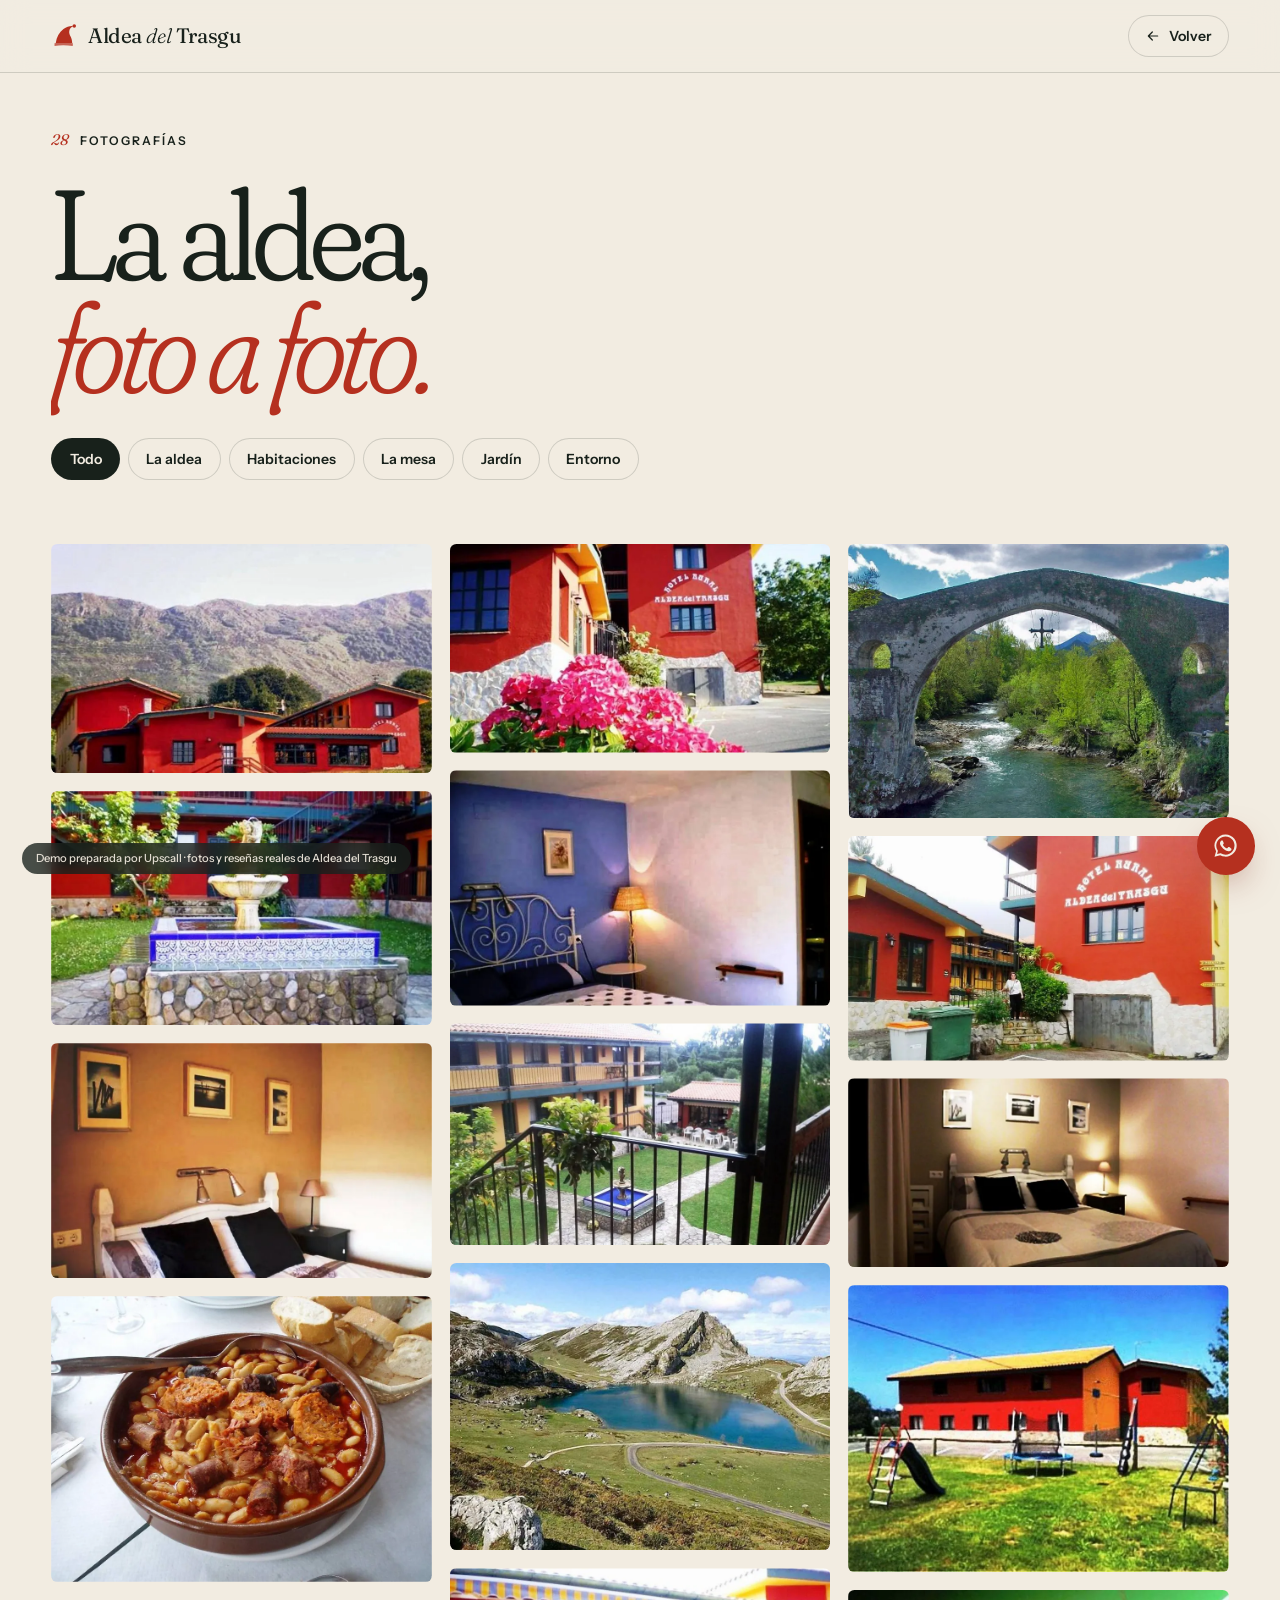
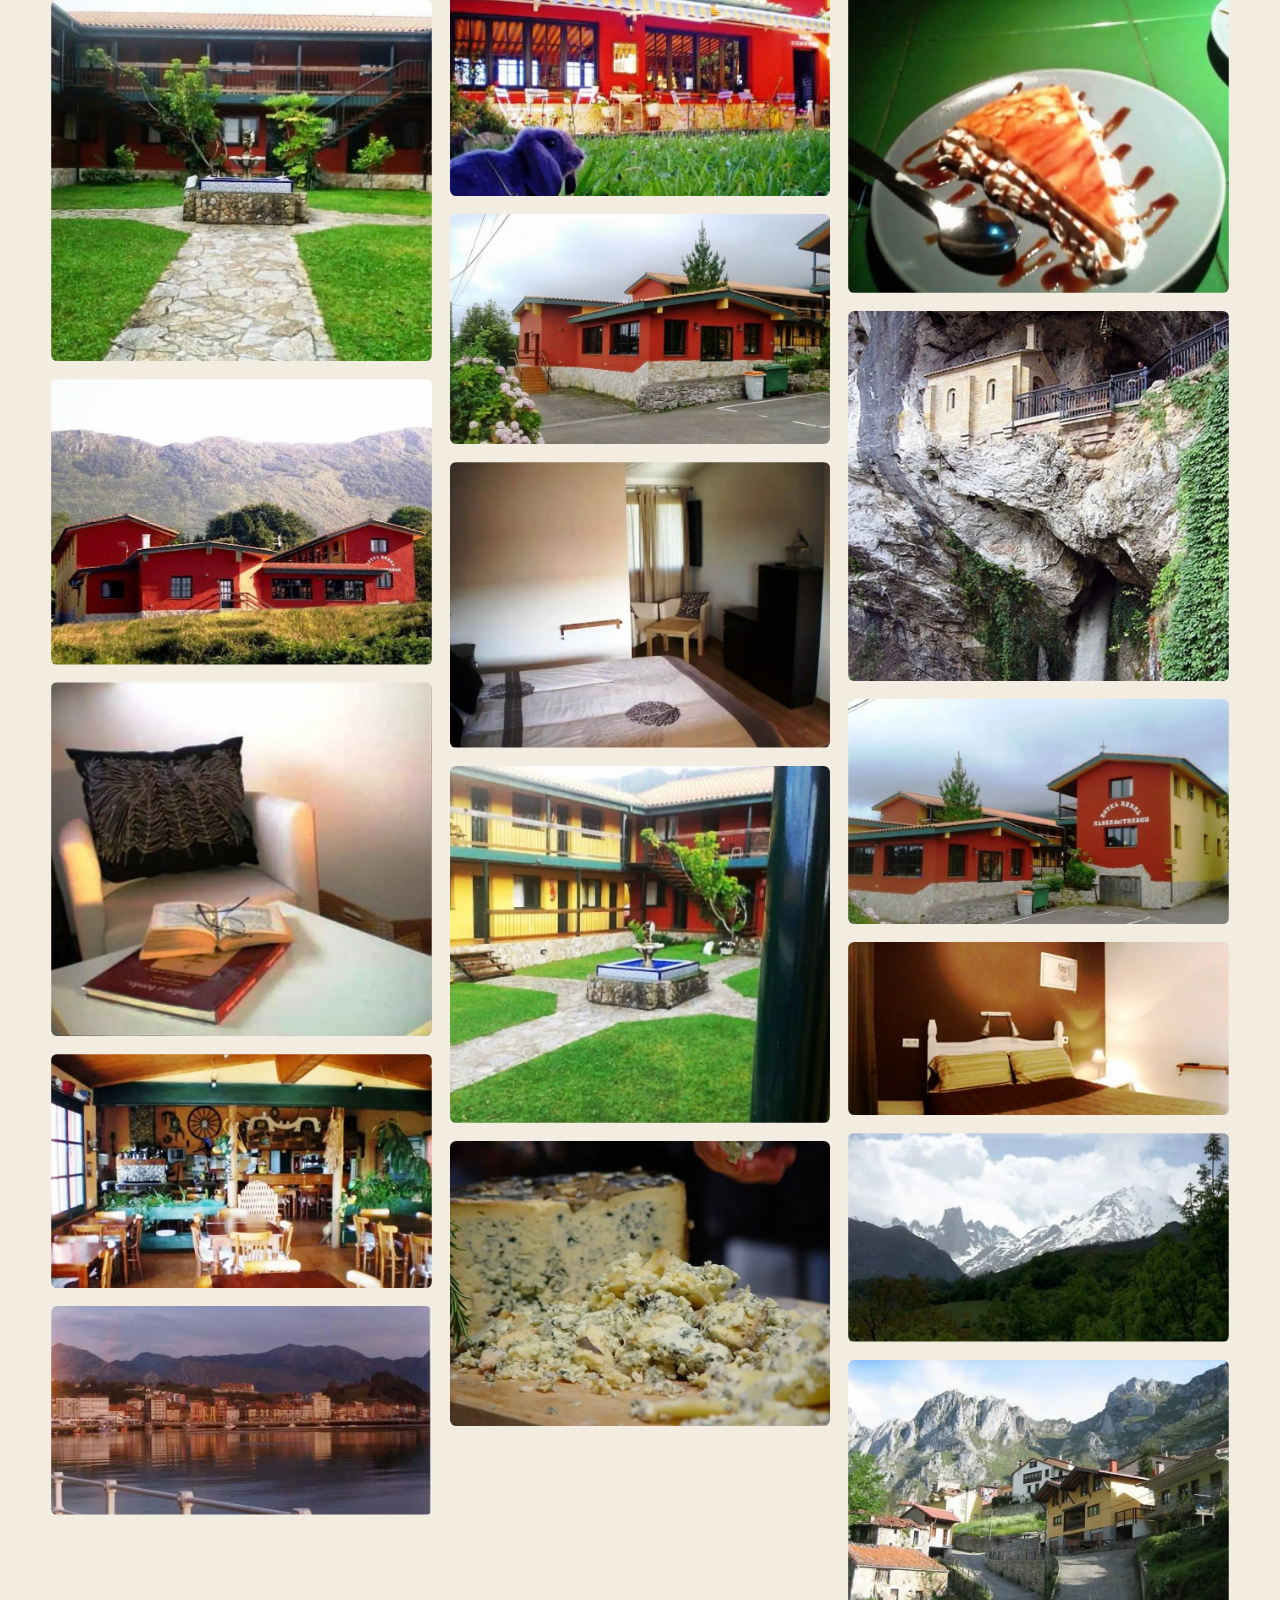
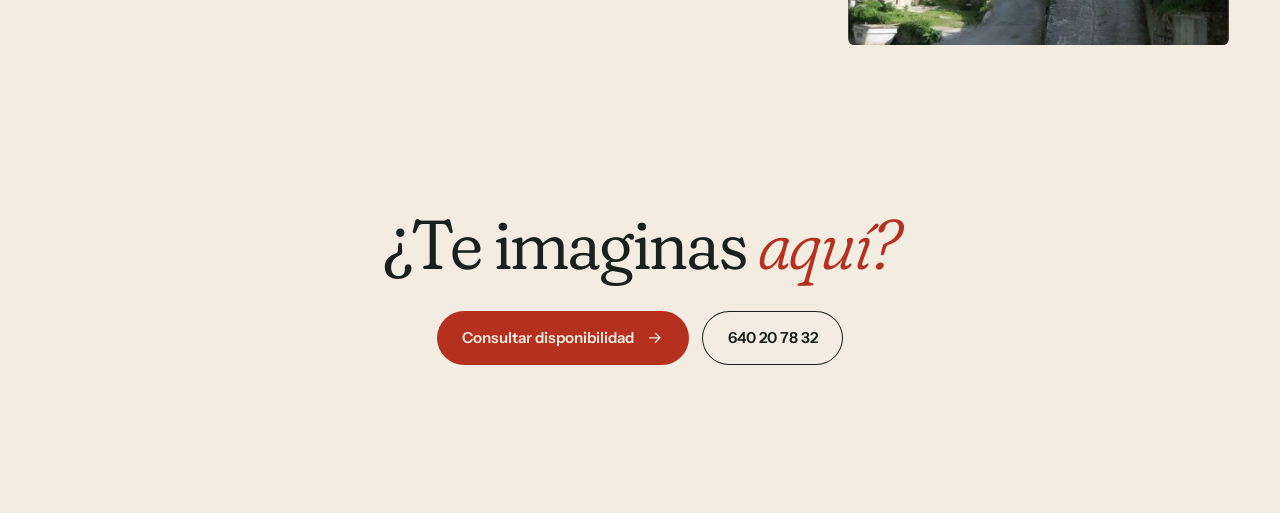
<file: galeria.html>
<!doctype html>
<html lang="es">
<head>
<meta charset="utf-8">
<meta name="viewport" content="width=device-width, initial-scale=1, viewport-fit=cover">
<title>Galería · Aldea del Trasgu</title>
<meta name="description" content="Fotos de Aldea del Trasgu: la aldea, las habitaciones, la mesa, el jardín y el entorno de Ribadesella.">
<meta name="robots" content="noindex, nofollow">
<meta name="theme-color" content="#F2ECE1">
<link rel="icon" href="img/trasgu.svg" type="image/svg+xml">
<link rel="preconnect" href="https://fonts.googleapis.com">
<link rel="preconnect" href="https://fonts.gstatic.com" crossorigin>
<link href="https://fonts.googleapis.com/css2?family=Fraunces:ital,opsz,wght,SOFT,WONK@0,9..144,300..600,0..100,0..1;1,9..144,300..600,0..100,0..1&family=Instrument+Sans:wght@400..600&display=swap" rel="stylesheet">
<link rel="stylesheet" href="css/site.css">
<link rel="stylesheet" href="css/galeria.css">
<script>document.documentElement.classList.add('js')</script>
</head>
<body class="gal-page">

<header class="nav is-solid" id="nav">
  <a class="brand" href="index.html" aria-label="Volver a Aldea del Trasgu">
    <svg class="cap" viewBox="0 0 40 40" aria-hidden="true"><use href="#gorru"/></svg>
    <span>Aldea <i>del</i> Trasgu</span>
  </a>
  <a class="g-back" href="index.html"><svg viewBox="0 0 24 24" aria-hidden="true"><path d="M19 12H5M11 6l-6 6 6 6"/></svg><span>Volver</span></a>
</header>

<main class="g">
  <div class="g__head">
    <p class="kicker"><span class="num" id="gCount">28</span>fotografías</p>
    <h1 class="g__title">La aldea,<br><i>foto a foto.</i></h1>
    <div class="g__filters" role="tablist" aria-label="Filtrar fotos">
      <button role="tab" aria-selected="true" data-f="all">Todo</button>
      <button role="tab" aria-selected="false" data-f="aldea">La aldea</button>
      <button role="tab" aria-selected="false" data-f="hab">Habitaciones</button>
      <button role="tab" aria-selected="false" data-f="mesa">La mesa</button>
      <button role="tab" aria-selected="false" data-f="jardin">Jardín</button>
      <button role="tab" aria-selected="false" data-f="entorno">Entorno</button>
    </div>
  </div>
  <div class="g__grid" id="grid"></div>

  <section class="g__cta">
    <h2 class="h2">¿Te imaginas <i>aquí?</i></h2>
    <div class="close__ctas">
      <a class="btn btn--red" href="https://wa.me/34640207832" data-wa><span>Consultar disponibilidad</span><svg viewBox="0 0 24 24" aria-hidden="true"><path d="M5 12h14M13 6l6 6-6 6"/></svg></a>
      <a class="btn btn--line" href="tel:+34640207832"><span>640 20 78 32</span></a>
    </div>
  </section>
</main>

<div class="lb" id="lb" role="dialog" aria-modal="true" aria-label="Visor de fotos" hidden>
  <div class="lb__top">
    <span class="lb__count" id="lbCount"></span>
    <button class="lb__close" id="lbClose" aria-label="Cerrar visor"><span></span><span></span></button>
  </div>
  <div class="lb__stage" id="lbStage">
    <img id="lbImg" alt="">
  </div>
  <p class="lb__cap" id="lbCap"></p>
  <button class="lb__nav lb__nav--prev" id="lbPrev" aria-label="Foto anterior"><svg viewBox="0 0 24 24" aria-hidden="true"><path d="M19 12H5M11 6l-6 6 6 6"/></svg></button>
  <button class="lb__nav lb__nav--next" id="lbNext" aria-label="Foto siguiente"><svg viewBox="0 0 24 24" aria-hidden="true"><path d="M5 12h14M13 6l6 6-6 6"/></svg></button>
</div>

<a class="wa-float" href="https://wa.me/34640207832" data-wa aria-label="Escribir por WhatsApp">
  <svg viewBox="0 0 32 32" aria-hidden="true"><path d="M16 3a13 13 0 0 0-11.2 19.6L3 29l6.6-1.7A13 13 0 1 0 16 3Zm0 23.7c-2 0-4-.6-5.7-1.6l-.4-.2-3.9 1 1-3.8-.3-.4A10.7 10.7 0 1 1 16 26.7Zm5.9-8c-.3-.2-1.9-1-2.2-1-.3-.1-.5-.2-.7.2l-1 1.2c-.2.2-.4.2-.7.1-.3-.2-1.4-.5-2.6-1.6-1-.9-1.6-1.9-1.8-2.2-.2-.3 0-.5.1-.7l.5-.6.3-.5c.1-.2 0-.4 0-.6l-1-2.4c-.3-.6-.5-.5-.7-.5h-.6c-.2 0-.6.1-.9.4-.3.3-1.2 1.1-1.2 2.8s1.2 3.2 1.4 3.5c.2.2 2.4 3.6 5.7 5 .8.4 1.4.6 1.9.7.8.3 1.5.2 2.1.1.6-.1 1.9-.8 2.2-1.5.3-.7.3-1.4.2-1.5l-.6-.3Z"/></svg>
</a>
<p class="demo-note">Demo preparada por Upscall · fotos y reseñas reales de Aldea del Trasgu</p>

<svg width="0" height="0" style="position:absolute" aria-hidden="true">
  <symbol id="gorru" viewBox="0 0 40 40">
    <path fill="currentColor" d="M7 31c1.2-8.6 5-15.8 11.4-20.6 4.6-3.4 9.6-4.9 14.4-4.4-3.2 1.5-5.3 3.9-5.9 7.2-.5 2.7.5 5.6 1.9 8.2 1.2 2.4 2.2 5.4 2.4 9.6L7 31Z"/>
    <circle fill="currentColor" cx="34.2" cy="5.8" r="2.6"/>
    <path fill="currentColor" d="M5.2 31.4c7.6-1.8 17.4-1.8 27 0l-.2 4c-9.4-1.8-18.8-1.8-26.8 0Z" opacity=".72"/>
  </symbol>
</svg>

<script src="js/galeria.js" defer></script>
</body>
</html>
</file>
<file: css/site.css>
/* =========================================================
   Aldea del Trasgu · v2
   Papel crema, verde de prado, rojo de aldea.
   ========================================================= */
:root{
  --paper:#F2ECE1;
  --paper-2:#E9E1D2;
  --ink:#18211B;
  --moss:#1F3326;
  --moss-2:#28402F;
  --red:#B5301F;
  --red-lt:#E46A50;
  --muted:rgba(24,33,27,.64);
  --muted-lt:rgba(242,236,225,.68);
  --line:rgba(24,33,27,.16);
  --line-lt:rgba(242,236,225,.2);

  --f-display:'Fraunces', 'Iowan Old Style', Georgia, serif;
  --f-body:'Instrument Sans', system-ui, -apple-system, 'Segoe UI', sans-serif;

  --t-hero:clamp(4.2rem, 13.2vw, 13.5rem);
  --t-display:clamp(3rem, 8.4vw, 8.6rem);
  --t-h2:clamp(2.3rem, 5.4vw, 5.2rem);
  --t-lead:clamp(1.5rem, 3vw, 2.75rem);

  --gut:clamp(1rem, 4vw, 3.5rem);
  --sec:clamp(5.5rem, 13vw, 11rem);

  --ease:cubic-bezier(.65,0,.35,1);
  --ease-out:cubic-bezier(.16,1,.3,1);
  --ease-back:cubic-bezier(.34,1.56,.64,1);
}

*,*::before,*::after{box-sizing:border-box}
html{-webkit-text-size-adjust:100%;text-size-adjust:100%}
html.lenis,html.lenis body{height:auto}
.lenis.lenis-smooth{scroll-behavior:auto!important}
body{
  margin:0;background:var(--paper);color:var(--ink);
  font-family:var(--f-body);font-size:1.0625rem;line-height:1.6;
  -webkit-font-smoothing:antialiased;overflow-x:clip;
}
img{display:block;max-width:100%;height:auto}
a{color:inherit}
button{font:inherit;color:inherit;background:none;border:0;cursor:pointer;padding:0}
svg{display:block}
i,em{font-style:italic}
::selection{background:var(--red);color:var(--paper)}
:focus-visible{outline:2px solid var(--red);outline-offset:3px;border-radius:2px}

.skip{position:absolute;left:-999px;top:8px;z-index:100;background:var(--ink);color:var(--paper);padding:.6rem 1rem}
.skip:focus{left:8px}

/* ---------- tipografía ---------- */
.h2,.display,.hero__title,.close__title,.legend__q,.manifesto__text,.q blockquote{
  font-family:var(--f-display);font-weight:340;
  font-variation-settings:'SOFT' 100,'WONK' 0;letter-spacing:-.025em;
}
.h2{font-size:var(--t-h2);line-height:.98;margin:0}
.display{font-size:var(--t-display);line-height:.9;margin:0;letter-spacing:-.035em}
.h2 i,.display i,.hero__title i,.close__title i,.legend__tail i,.q blockquote i{
  font-weight:300;font-variation-settings:'SOFT' 100,'WONK' 1;color:var(--red)
}
.kicker{
  display:flex;align-items:center;gap:.7rem;flex-wrap:wrap;
  font-size:.75rem;font-weight:600;letter-spacing:.16em;text-transform:uppercase;margin:0 0 1.6rem;
}
.kicker .num{font-family:var(--f-display);font-weight:400;letter-spacing:0;font-size:.95rem;color:var(--red);font-style:italic}
.kicker--light{color:var(--paper)}
.kicker--light .num{color:var(--red-lt)}

/* ---------- botones ---------- */
.btn{
  position:relative;display:inline-flex;align-items:center;gap:.75rem;
  min-height:3.4rem;padding:0 1.6rem;border-radius:999px;
  font-weight:600;font-size:.95rem;text-decoration:none;overflow:hidden;isolation:isolate;
  transition:color .5s var(--ease), transform .5s var(--ease);
}
.btn::before{
  content:'';position:absolute;inset:0;z-index:-1;border-radius:inherit;
  clip-path:circle(0% at var(--mx,50%) var(--my,50%));
  transition:clip-path .7s var(--ease);
}
.btn svg{width:1.1rem;height:1.1rem;fill:none;stroke:currentColor;stroke-width:1.8;stroke-linecap:round;stroke-linejoin:round;transition:transform .5s var(--ease)}
.btn:hover svg{transform:translateX(4px)}
.btn:hover::before,.btn:focus-visible::before{clip-path:circle(150% at var(--mx,50%) var(--my,50%))}
.btn--red{background:var(--red);color:var(--paper)}
.btn--red::before{background:var(--ink)}
.btn--line{box-shadow:inset 0 0 0 1px var(--ink);color:var(--ink)}
.btn--line::before{background:var(--ink)}
.btn--line:hover{color:var(--paper)}
.btn--paper{background:var(--paper);color:var(--ink)}
.btn--paper::before{background:var(--red)}
.btn--paper:hover{color:var(--paper)}
.btn--ghost{box-shadow:inset 0 0 0 1px var(--line-lt);color:var(--paper)}
.btn--ghost::before{background:var(--paper)}
.btn--ghost:hover{color:var(--ink)}

.link{display:inline-flex;align-items:center;gap:.5rem;font-weight:600;text-decoration:none;font-size:.95rem;
  background:linear-gradient(currentColor,currentColor) 0 100%/100% 1px no-repeat;padding-bottom:.25rem;
  transition:background-size .5s var(--ease)}
.link:hover{background-size:0 1px;background-position:100% 100%}
.link svg{width:1rem;height:1rem;fill:none;stroke:currentColor;stroke-width:1.8;stroke-linecap:round;stroke-linejoin:round}

/* ---------- marco de foto con reveal clip-path ---------- */
.frame{position:relative;margin:0;overflow:hidden;background:var(--paper-2)}
.frame img{position:absolute;inset:0;width:100%;height:100%;object-fit:cover;transition:transform 1.4s var(--ease-out)}
.js [data-reveal]{
  clip-path:inset(0 0 100% 0);transform:translateY(28px);
  transition:clip-path 1.1s var(--ease), transform 1.1s var(--ease);
  transition-delay:var(--d,0s);
}
.js [data-reveal].in{clip-path:inset(0 0 0% 0);transform:none}
.js .frame[data-reveal] img{transform:scale(1.18)}
.js .frame[data-reveal].in img{transform:scale(1)}
.frame figcaption{
  position:absolute;left:.9rem;bottom:.8rem;color:var(--paper);font-size:.78rem;font-weight:600;
  letter-spacing:.08em;text-transform:uppercase;text-shadow:0 1px 12px rgba(0,0,0,.45);
}

/* =========================================================
   NAV
   ========================================================= */
.nav{
  position:fixed;inset:0 0 auto 0;z-index:50;height:4.5rem;
  display:flex;align-items:center;justify-content:space-between;gap:1.5rem;padding:0 var(--gut);
  transition:transform .6s var(--ease), background-color .4s, box-shadow .4s;
}
.nav.is-solid{background:rgba(242,236,225,.86);backdrop-filter:blur(14px);-webkit-backdrop-filter:blur(14px);box-shadow:0 1px 0 var(--line)}
.nav.is-hidden{transform:translateY(-100%)}
.brand{display:flex;align-items:center;gap:.6rem;text-decoration:none;font-family:var(--f-display);font-size:1.3rem;letter-spacing:-.02em;font-weight:420}
.brand i{font-weight:300;font-variation-settings:'WONK' 1}
.cap{width:1.7rem;height:1.7rem;color:var(--red);transition:transform .6s var(--ease-back)}
.brand:hover .cap{transform:rotate(-14deg) translateY(-2px)}
.nav__links{display:flex;gap:1.9rem;font-size:.9rem;font-weight:500}
.nav__links a{text-decoration:none;position:relative;padding:.3rem 0}
.nav__links a::after{content:'';position:absolute;left:0;right:0;bottom:0;height:1px;background:currentColor;transform:scaleX(0);transform-origin:right;transition:transform .5s var(--ease)}
.nav__links a:hover::after{transform:scaleX(1);transform-origin:left}
.nav__cta{display:inline-flex;align-items:center;height:2.6rem;padding:0 1.2rem;border-radius:999px;background:var(--ink);color:var(--paper);font-size:.85rem;font-weight:600;text-decoration:none;transition:background-color .4s}
.nav__cta:hover{background:var(--red)}
.nav__burger{display:none;width:2.75rem;height:2.75rem;border-radius:50%;box-shadow:inset 0 0 0 1px var(--line);position:relative}
.nav__burger span{position:absolute;left:30%;right:30%;height:1.5px;background:var(--ink);transition:transform .5s var(--ease), top .5s var(--ease)}
.nav__burger span:first-child{top:42%}
.nav__burger span:last-child{top:56%}
.nav__burger[aria-expanded="true"] span:first-child{top:49%;transform:rotate(45deg)}
.nav__burger[aria-expanded="true"] span:last-child{top:49%;transform:rotate(-45deg)}

.menu{position:fixed;inset:0;z-index:45;background:var(--moss);color:var(--paper);display:flex;flex-direction:column;justify-content:space-between;
  padding:6.5rem var(--gut) 5.5rem;clip-path:circle(0% at calc(100% - 2.6rem) 2.25rem);transition:clip-path .8s var(--ease)}
.menu.is-open{clip-path:circle(150% at calc(100% - 2.6rem) 2.25rem)}
.menu nav{display:flex;flex-direction:column}
.menu nav a{font-family:var(--f-display);font-size:clamp(2.1rem,9vw,3.2rem);line-height:1.15;text-decoration:none;font-weight:320;display:flex;align-items:baseline;gap:.9rem;padding:.15rem 0}
.menu nav a small{font-family:var(--f-body);font-size:.75rem;color:var(--red-lt);font-weight:600}
.menu__foot{display:flex;gap:1.5rem;font-weight:600}
.menu.is-open ~ .nav, .nav.on-menu{background:transparent;box-shadow:none}
body.menu-open .brand,body.menu-open .nav__burger{color:var(--paper)}
body.menu-open .nav__burger span{background:var(--paper)}
body.menu-open .nav{background:transparent!important;box-shadow:none!important;backdrop-filter:none}

/* =========================================================
   HERO
   ========================================================= */
.hero{
  min-height:100svh;padding:6.5rem var(--gut) 4.6rem;
  display:grid;grid-template-columns:1.12fr .88fr;grid-template-rows:1fr auto;column-gap:clamp(1.5rem,4vw,4rem);
  position:relative;
}
.hero__text{align-self:center;position:relative;z-index:2}
.hero__k{color:var(--muted);gap:.6rem}
.hero__k .stars{color:var(--red);letter-spacing:.05em}
.hero__k span+span::before{content:'';display:inline-block;width:1.2rem;height:1px;background:currentColor;vertical-align:middle;margin-right:.6rem;opacity:.5}
.hero__k .stars::before{display:none!important}
.hero__title{font-size:var(--t-hero);line-height:.84;margin:0 0 2rem;letter-spacing:-.045em;font-weight:330}
.hero__title .ln{display:block;overflow:hidden;padding-bottom:.08em;margin-bottom:-.08em}
.hero__title .ln>span{display:block;animation:rise 1.3s var(--ease) both}
.hero__title .ln:nth-child(2)>span{animation-delay:.12s;padding-left:.55em}
.hero__title i{font-size:.62em;vertical-align:.32em;margin-right:.08em}
.hero__sub{max-width:31rem;font-size:clamp(1.05rem,1.4vw,1.2rem);color:var(--muted);margin:0 0 2.2rem;animation:rise-s 1.2s .35s var(--ease) both}
.hero__ctas{display:flex;gap:.8rem;flex-wrap:wrap;animation:rise-s 1.2s .45s var(--ease) both}
.hero__k{animation:rise-s 1s .05s var(--ease) both}

.hero__arch{margin:0;align-self:stretch;position:relative;display:flex;align-items:center}
.arch{
  width:100%;height:min(74svh,46rem);border-radius:999px 999px 0 0;overflow:hidden;
  animation:arch 1.6s .15s var(--ease) both;background:var(--paper-2);
}
.arch img{width:100%;height:100%;object-fit:cover;object-position:62% 50%;animation:breathe 22s 1.4s ease-in-out infinite alternate;transform-origin:60% 70%}
.hero__score{
  position:absolute;left:-2.2rem;bottom:12%;width:8.4rem;height:8.4rem;border-radius:50%;
  background:var(--red);color:var(--paper);display:flex;flex-direction:column;align-items:center;justify-content:center;text-align:center;
  font-size:.68rem;line-height:1.25;font-weight:600;letter-spacing:.06em;text-transform:uppercase;
  animation:pop 1s 1.1s var(--ease-back) both;
}
.hero__score strong{font-family:var(--f-display);font-size:2.6rem;font-weight:380;letter-spacing:-.03em;line-height:1;text-transform:none;margin-bottom:.2rem}

.horizon{grid-column:1/-1;display:flex;align-items:center;gap:1rem;margin-top:2rem;font-size:.75rem;font-weight:600;letter-spacing:.12em;text-transform:uppercase;color:var(--muted);animation:rise-s 1s .7s var(--ease) both}
.horizon__side{display:flex;align-items:center;gap:.5rem;white-space:nowrap}
.horizon__side b{color:var(--red);font-weight:600}
.horizon__side svg{width:1rem;height:1rem;fill:none;stroke:currentColor;stroke-width:1.6;stroke-linecap:round;stroke-linejoin:round}
.horizon__line{flex:1;height:1px;background:var(--line);position:relative;overflow:hidden}
.horizon__line i{position:absolute;inset:0;background:var(--ink);transform:scaleX(0);transform-origin:left;animation:line 1.6s 1s var(--ease) forwards}
.horizon__line:nth-of-type(4) i{transform-origin:right}
.horizon__mid{font-family:var(--f-display);font-style:italic;text-transform:none;letter-spacing:0;font-size:.95rem;font-weight:400;white-space:nowrap}

@keyframes rise{from{transform:translateY(105%)}to{transform:none}}
@keyframes rise-s{from{transform:translateY(24px);clip-path:inset(0 0 100% 0)}to{transform:none;clip-path:inset(0 0 -20% 0)}}
@keyframes arch{from{clip-path:inset(100% 0 0 0)}to{clip-path:inset(0 0 0 0)}}
@keyframes breathe{from{transform:scale(1.06)}to{transform:scale(1.16) translate(-1%,1%)}}
@keyframes pop{from{transform:scale(0) rotate(-40deg)}to{transform:none}}
@keyframes line{to{transform:scaleX(1)}}

/* =========================================================
   UMBRAL
   ========================================================= */
.umbral{height:220vh;position:relative}
.umbral__pin{position:sticky;top:0;height:100vh;height:100svh;overflow:hidden;display:grid;place-items:center}
.umbral__frame{
  position:absolute;inset:0;
  clip-path:inset(var(--it,22%) var(--is,38%) 0 var(--is,38%) round var(--r,40vw) var(--r,40vw) 0 0);
  will-change:clip-path;
}
.umbral__frame img{width:100%;height:100%;object-fit:cover;object-position:50% 55%;transform:scale(var(--sc,1.15));will-change:transform}
.umbral__w{position:relative;z-index:2;margin:0;font-family:var(--f-display);font-weight:320;font-size:clamp(2.6rem,7vw,7rem);letter-spacing:-.04em;line-height:1;position:absolute;top:50%;
  color:var(--ink);transition:color .3s}
.umbral__w i{font-variation-settings:'SOFT' 100,'WONK' 1;color:var(--red)}
.umbral__w--l{right:calc(62% + 1.5rem);transform:translate(var(--tx-l,0),-50%)}
.umbral__w--r{left:calc(62% + 1.5rem);transform:translate(var(--tx-r,0),-50%);white-space:nowrap}

/* =========================================================
   MANIFIESTO
   ========================================================= */
.manifesto{padding:var(--sec) var(--gut) calc(var(--sec)*.6);max-width:84rem}
.manifesto__text{font-size:var(--t-lead);line-height:1.18;margin:0;max-width:58rem}
.manifesto__text .w{color:rgba(24,33,27,.18);transition:color .35s}
.manifesto__text .w.on{color:var(--ink)}
.no-words .manifesto__text .w{color:inherit}
.facts{display:grid;grid-template-columns:repeat(5,1fr);margin:clamp(3.5rem,7vw,6rem) 0 0;border-top:1px solid var(--line)}
.facts div{padding:1.4rem 1.2rem 0 0;border-right:1px solid var(--line);margin-right:1.2rem}
.facts div:last-child{border-right:0}
.facts dt{font-family:var(--f-display);font-size:clamp(2.4rem,4.6vw,4.4rem);font-weight:330;letter-spacing:-.04em;line-height:1}
.facts dd{margin:.5rem 0 0;color:var(--muted);font-size:.9rem;line-height:1.35;max-width:11rem}

/* =========================================================
   LA ALDEA
   ========================================================= */
.village{
  padding:0 var(--gut) var(--sec);display:grid;grid-template-columns:repeat(12,1fr);column-gap:clamp(1rem,2vw,2rem);row-gap:clamp(2rem,4vw,4rem);align-items:start;
}
.village__a{grid-column:1/8;grid-row:1/3;aspect-ratio:4/3.1}
.village__copy{grid-column:9/13;grid-row:1;align-self:end;padding-bottom:1rem}
.village__copy p{color:var(--muted);max-width:28rem}
.village__copy .h2{margin-bottom:1.6rem}
.village__b{grid-column:9/12;grid-row:2;aspect-ratio:4/5}
.village__c{grid-column:3/7;grid-row:3;aspect-ratio:16/10;margin-top:-1rem}

/* el trasgu que se asoma */
.peek{position:absolute;top:0;left:12%;width:3.4rem;height:3rem;transform:translateY(-100%);overflow:hidden;z-index:3;pointer-events:none}
.peek button{position:absolute;left:0;right:0;bottom:0;height:3rem;display:grid;place-items:end center;transform:translateY(105%);transition:transform .9s var(--ease-back);pointer-events:auto;color:var(--red)}
.peek svg{width:3rem;height:3rem;transition:transform .5s var(--ease-back)}
.peek.up button{transform:translateY(30%)}
.peek button:hover svg,.peek button:focus-visible svg{transform:rotate(-10deg) translateY(-6px)}
.peek.up button{animation:wobble 5s 2s ease-in-out infinite}
.table__s3 .peek{left:auto;right:16%}
.world__strip .peek{left:auto;right:20%}
.frame:has(.peek){overflow:visible}
.frame:has(.peek) img{border-radius:inherit;transform:none!important}
.js .frame[data-reveal]:has(.peek).in{clip-path:inset(-4rem 0 0 0)}
@keyframes wobble{0%,86%,100%{rotate:0deg}90%{rotate:-8deg}95%{rotate:6deg}}

.bubble{position:fixed;z-index:60;left:50%;bottom:5.5rem;width:min(26rem,calc(100% - 2rem));translate:-50% 0;
  background:var(--ink);color:var(--paper);padding:1.1rem 2.8rem 1.1rem 1.25rem;border-radius:1.1rem;
  font-family:var(--f-display);font-size:1.08rem;line-height:1.4;font-weight:340;
  clip-path:inset(0 0 0 0 round 1.1rem);animation:bub .6s var(--ease-out) both;box-shadow:0 20px 60px -20px rgba(0,0,0,.4)}
.bubble p{margin:0}
.bubble button{position:absolute;right:.6rem;top:.5rem;width:2rem;height:2rem;font-size:1.3rem;color:var(--muted-lt)}
@keyframes bub{from{clip-path:inset(100% 0 0 0 round 1.1rem);transform:translateY(16px)}to{clip-path:inset(0 0 0 0 round 1.1rem);transform:none}}

/* =========================================================
   HABITACIONES
   ========================================================= */
.rooms{position:relative;background:var(--paper-2)}
.rooms__pin{min-height:100svh;display:flex;flex-direction:column;justify-content:center;padding:6rem 0 3rem;overflow:hidden}
.rooms__head{padding:0 var(--gut);display:flex;flex-wrap:wrap;align-items:end;justify-content:space-between;gap:1rem 2rem;margin-bottom:clamp(2rem,4vw,3.5rem)}
.rooms__head .kicker{width:100%;margin-bottom:.4rem}
.rooms__hint{display:flex;align-items:center;gap:.7rem;margin:0;font-size:.75rem;font-weight:600;letter-spacing:.14em;text-transform:uppercase;color:var(--muted)}
.rooms__hint span{width:3rem;height:1px;background:currentColor;position:relative;overflow:hidden}
.rooms__track{display:flex;gap:clamp(1rem,2vw,1.75rem);padding:0 var(--gut);width:max-content;will-change:transform}
.room{margin:0;width:clamp(15rem,24vw,22rem);flex:none}
.room--w{width:clamp(19rem,36vw,34rem)}
.room .frame{height:clamp(19rem,52vh,31rem);border-radius:.4rem}
.room figcaption{padding-top:.9rem;color:var(--muted);font-size:.95rem}
.room figcaption b{display:block;font-family:var(--f-display);font-weight:400;font-size:1.5rem;color:var(--ink);letter-spacing:-.02em;margin-bottom:.1rem}
.room .frame img{transition:transform 1.2s var(--ease-out)}
.room:hover .frame img{transform:scale(1.05)}
.room--list{width:clamp(17rem,26vw,24rem);background:var(--moss);color:var(--paper);border-radius:.4rem;padding:2rem 1.8rem;display:flex;flex-direction:column;align-self:flex-start;min-height:clamp(19rem,52vh,31rem)}
.room--list ul{list-style:none;padding:0;margin:0 0 auto}
.room--list li{padding:.62rem 0;border-bottom:1px solid var(--line-lt);font-size:.98rem}
.room--list .btn{margin-top:1.6rem;align-self:flex-start}
.room--list .btn--red::before{background:var(--paper)}
.room--list .btn--red:hover{color:var(--ink)}
.rooms__bar{margin:2.4rem var(--gut) 0;height:1px;background:var(--line);position:relative}
.rooms__bar i{position:absolute;inset:0;background:var(--red);transform:scaleX(0);transform-origin:left}

/* =========================================================
   LA MESA
   ========================================================= */
.table{background:var(--moss);color:var(--paper);padding:var(--sec) var(--gut)}
.table__head{display:flex;flex-direction:column;margin-bottom:clamp(3rem,6vw,5rem)}
.table .display i{color:var(--red-lt)}
.table__grid{display:grid;grid-template-columns:repeat(12,1fr);column-gap:clamp(1rem,2vw,2rem);row-gap:clamp(1.5rem,3vw,3rem)}
.table__main{grid-column:1/7;grid-row:1/3;aspect-ratio:4/4.6;border-radius:.4rem}
.table__quote{grid-column:8/13;grid-row:1;margin:0;align-self:center}
.table__quote p{font-family:var(--f-display);font-size:clamp(1.5rem,2.6vw,2.4rem);line-height:1.2;font-weight:320;letter-spacing:-.02em;margin:0 0 1.2rem}
.table__quote cite{font-style:normal;font-size:.8rem;letter-spacing:.12em;text-transform:uppercase;color:var(--muted-lt);font-weight:600}
.table__s1{grid-column:8/11;grid-row:2;aspect-ratio:1;border-radius:.4rem}
.table__s2{grid-column:2/8;grid-row:3;aspect-ratio:16/10;border-radius:.4rem;margin-top:-4rem}
.table__s3{grid-column:9/13;grid-row:3;aspect-ratio:4/4.4;border-radius:.4rem;margin-top:3rem}
.table__s2,.table__s1,.table__main{background:var(--moss-2)}
.table__notes{list-style:none;margin:clamp(3rem,6vw,5rem) 0 0;padding:0;display:grid;grid-template-columns:repeat(3,1fr);gap:2rem;border-top:1px solid var(--line-lt);padding-top:2rem}
.table__notes li{color:var(--muted-lt);font-size:.95rem}
.table__notes b{display:block;color:var(--paper);font-family:var(--f-display);font-weight:400;font-size:1.35rem;letter-spacing:-.015em;margin-bottom:.3rem}

/* =========================================================
   JARDÍN
   ========================================================= */
.garden{background:var(--moss);color:var(--paper)}
.garden__stage{height:200vh;position:relative}
.garden__pin{height:100vh;height:100svh;position:sticky;top:0;overflow:hidden;display:flex;align-items:flex-end}
.garden__img{position:absolute;inset:0;clip-path:circle(var(--cr,18%) at 50% 50%);will-change:clip-path}
.garden__img img{width:100%;height:100%;object-fit:cover;transform:scale(var(--gs,1.25))}
.garden__img::after{content:'';position:absolute;inset:0;background:linear-gradient(to top,rgba(18,28,21,.78),rgba(18,28,21,0) 55%);opacity:var(--go,0)}
.garden__copy{position:relative;z-index:2;padding:0 var(--gut) clamp(2.5rem,6vw,5rem);opacity:var(--tc,1)}
.garden__copy .display i{color:var(--red-lt)}
.garden__list{padding:var(--sec) var(--gut);display:grid;grid-template-columns:5fr 7fr;gap:clamp(2rem,5vw,6rem);align-items:start}
.garden__lead p{font-family:var(--f-display);font-size:clamp(1.35rem,2.2vw,2rem);line-height:1.3;font-weight:320;margin:0;letter-spacing:-.015em}
.ticks{list-style:none;margin:0;padding:0;display:grid;grid-template-columns:1fr 1fr;column-gap:2rem}
.ticks li{display:flex;gap:1rem;align-items:baseline;padding:1rem 0;border-bottom:1px solid var(--line-lt);font-size:1.05rem}
.ticks span{font-family:var(--f-display);font-style:italic;color:var(--red-lt)}
.garden__pics{grid-column:1/-1;display:grid;grid-template-columns:1.2fr .9fr 1fr;gap:clamp(1rem,2vw,2rem);align-items:end}
.garden__pics .frame{border-radius:.4rem;background:var(--moss-2)}
.garden__pics .frame:nth-child(1){aspect-ratio:4/3}
.garden__pics .frame:nth-child(2){aspect-ratio:4/5;margin-bottom:4rem}
.garden__pics .frame:nth-child(3){aspect-ratio:1}

/* =========================================================
   LEYENDA
   ========================================================= */
.legend{padding:var(--sec) var(--gut);text-align:center;display:flex;flex-direction:column;align-items:center;background:var(--paper)}
.legend__cap{width:clamp(4.5rem,9vw,7rem);height:auto;aspect-ratio:1;color:var(--red);margin-bottom:2rem;overflow:visible}
.legend__cap use{stroke-dasharray:1;stroke-dashoffset:var(--draw,1)}
.legend .kicker{justify-content:center;color:var(--muted)}
.legend blockquote{margin:0}
.legend__q{font-size:clamp(1.9rem,4.4vw,4.2rem);line-height:1.08;max-width:62rem;margin:0}
.legend__q .w{color:rgba(24,33,27,.16);transition:color .35s}
.legend__q .w.on{color:var(--ink)}
.legend__tail{margin:2rem 0 0;font-family:var(--f-display);font-size:clamp(1.15rem,1.8vw,1.5rem);color:var(--muted)}

/* =========================================================
   ENTORNO
   ========================================================= */
.world{padding:var(--sec) var(--gut) calc(var(--sec)*.7);border-top:1px solid var(--line)}
.world__head{display:grid;grid-template-columns:1fr auto;align-items:end;gap:1.5rem;margin-bottom:clamp(2.5rem,5vw,4rem)}
.world__head .kicker{grid-column:1/-1;margin-bottom:0}
.switch{position:relative;display:flex;padding:.3rem;border-radius:999px;box-shadow:inset 0 0 0 1px var(--line)}
.switch button{position:relative;z-index:1;padding:.7rem 1.5rem;font-weight:600;font-size:.9rem;border-radius:999px;transition:color .5s var(--ease)}
.switch button[aria-selected="true"]{color:var(--paper)}
.switch i{position:absolute;top:.3rem;bottom:.3rem;left:.3rem;width:calc(50% - .3rem);border-radius:999px;background:var(--ink);transition:transform .6s var(--ease)}
.world__split[data-active="mount"] ~ * .switch i{transform:translateX(100%)}
.switch.is-mount i{transform:translateX(100%)}

.world__split{display:flex;gap:clamp(1rem,2vw,1.5rem);height:clamp(34rem,78vh,46rem)}
.side{position:relative;flex:1;min-width:0;border-radius:.5rem;overflow:hidden;color:var(--paper);transition:flex-grow 1s var(--ease);cursor:pointer;isolation:isolate}
.world__split[data-active="sea"] .side--sea,.world__split[data-active="mount"] .side--mount{flex-grow:2.2;cursor:default}
.side__img{position:absolute;inset:0;margin:0;z-index:-1}
.side__img img{width:100%;height:100%;object-fit:cover;transition:transform 1.4s var(--ease)}
.side__img::after{content:'';position:absolute;inset:0;background:linear-gradient(to top,rgba(15,22,18,.88) 0%,rgba(15,22,18,.35) 50%,rgba(15,22,18,.1))}
.side:hover .side__img img{transform:scale(1.04)}
.side__body{position:absolute;left:0;right:0;bottom:0;padding:clamp(1.5rem,3vw,2.5rem)}
.side h3{font-family:var(--f-display);font-weight:320;font-size:clamp(2.6rem,5.5vw,5.4rem);letter-spacing:-.04em;line-height:.95;margin:0 0 1.2rem;font-variation-settings:'SOFT' 100,'WONK' 1;font-style:italic}
.side .dist,.side p{max-width:30rem;transition:opacity .6s var(--ease), transform .8s var(--ease)}
.world__split[data-active="sea"] .side--mount :is(.dist,p),.world__split[data-active="mount"] .side--sea :is(.dist,p){opacity:0;transform:translateY(14px);pointer-events:none}
.side p{color:rgba(242,236,225,.82);font-size:.98rem;margin:1.2rem 0 0}
.dist{list-style:none;padding:0;margin:0}
.dist li{display:flex;justify-content:space-between;gap:1rem;padding:.6rem 0;border-bottom:1px solid var(--line-lt);font-size:.95rem}
.dist b{font-weight:600;text-align:right}
.dist--dark li{border-color:var(--line)}
.dist--dark b{color:var(--red)}
.world__strip{display:grid;grid-template-columns:repeat(4,1fr);gap:clamp(.75rem,1.5vw,1.25rem);margin-top:clamp(1rem,2vw,1.5rem)}
.world__strip .frame{aspect-ratio:4/5;border-radius:.4rem}
.world__strip .frame:nth-child(even){margin-top:3rem}

/* =========================================================
   GALERÍA EN BUCLE
   ========================================================= */
.reel{padding:calc(var(--sec)*.6) 0 var(--sec);overflow:hidden}
.reel__head{padding:0 var(--gut);display:flex;justify-content:space-between;align-items:end;gap:1rem;flex-wrap:wrap;margin-bottom:2.5rem}
.reel__view{cursor:grab;touch-action:pan-y;user-select:none;-webkit-user-select:none;outline:none}
.reel__view.is-drag{cursor:grabbing}
.reel__track{display:flex;gap:1rem;width:max-content;will-change:transform}
.reel__item{flex:none;height:clamp(15rem,34vw,26rem);border-radius:.4rem;overflow:hidden;position:relative;display:block}
.reel__item img{height:100%;width:auto;object-fit:cover;pointer-events:none;-webkit-user-drag:none;transition:transform 1s var(--ease-out)}
.reel__item:nth-child(3n+2){height:clamp(12rem,27vw,20rem);align-self:center}
.reel__track{align-items:center}
.reel__item::after{content:'Ver';position:absolute;right:.8rem;bottom:.8rem;width:3.2rem;height:3.2rem;border-radius:50%;background:var(--paper);color:var(--ink);display:grid;place-items:center;font-size:.75rem;font-weight:600;transform:scale(0);transition:transform .5s var(--ease-back)}
.reel__item:hover::after{transform:scale(1)}
.reel__item:hover img{transform:scale(1.04)}

/* =========================================================
   RESEÑAS
   ========================================================= */
.voices{background:var(--ink);color:var(--paper);padding:var(--sec) var(--gut);display:grid;grid-template-columns:4fr 8fr;column-gap:clamp(2rem,6vw,7rem);row-gap:clamp(3rem,6vw,5rem);position:relative;overflow:hidden}
.voices::before{content:'“';position:absolute;right:-2vw;top:-14vw;font-family:var(--f-display);font-size:58vw;line-height:1;color:rgba(242,236,225,.035);pointer-events:none}
.score__n{display:block;font-family:var(--f-display);font-size:clamp(7rem,16vw,15rem);font-weight:300;letter-spacing:-.06em;line-height:.8;color:var(--paper)}
.score__stars{display:flex;gap:.35rem;margin:1.4rem 0 .8rem}
.score__stars i{width:1.4rem;height:1.4rem;background:linear-gradient(90deg,var(--red-lt) calc(var(--f)*100%),rgba(242,236,225,.2) 0);clip-path:polygon(50% 0,61% 35%,98% 35%,68% 57%,79% 91%,50% 70%,21% 91%,32% 57%,2% 35%,39% 35%)}
.score p{margin:0;color:var(--muted-lt);font-size:.9rem;letter-spacing:.06em;text-transform:uppercase;font-weight:600}
.score--b{margin-top:2.5rem;padding-top:1.5rem;border-top:1px solid var(--line-lt);display:flex;align-items:baseline;gap:1rem}
.score--b strong{font-family:var(--f-display);font-size:2.6rem;font-weight:340;letter-spacing:-.03em}
.voices__stage{display:flex;flex-direction:column;justify-content:space-between;min-height:100%}
.quotes{display:grid;position:relative}
.q{grid-area:1/1;margin:0;visibility:hidden}
.q.is-on{visibility:visible}
.q blockquote{margin:0 0 2rem;font-size:clamp(2rem,4.3vw,4.3rem);line-height:1.06;letter-spacing:-.03em}
.q blockquote i{color:var(--red-lt)}
.q .wd{display:inline-block;overflow:hidden;vertical-align:top;padding-bottom:.08em;margin-bottom:-.08em}
.q .wd>span{display:inline-block;transform:translateY(110%);transition:transform .9s var(--ease);transition-delay:calc(var(--i)*28ms)}
.q.is-on .wd>span{transform:none}
.q.is-out .wd>span{transform:translateY(-110%);transition-duration:.6s;transition-delay:calc(var(--i)*12ms)}
.q figcaption{font-size:.85rem;color:var(--muted-lt);clip-path:inset(0 100% 0 0);transition:clip-path .9s .3s var(--ease)}
.q.is-on figcaption{clip-path:inset(0 0 0 0)}
.q figcaption b{color:var(--paper);font-weight:600}
.quotes__nav{display:flex;align-items:center;gap:1.2rem;margin-top:3rem}
.qbtn{width:3.2rem;height:3.2rem;border-radius:50%;box-shadow:inset 0 0 0 1px var(--line-lt);display:grid;place-items:center;transition:background-color .4s,color .4s}
.qbtn:hover{background:var(--paper);color:var(--ink)}
.qbtn svg{width:1.1rem;height:1.1rem;fill:none;stroke:currentColor;stroke-width:1.7;stroke-linecap:round;stroke-linejoin:round}
.quotes__count{font-family:var(--f-display);font-style:italic;font-size:1.05rem;min-width:4rem}
.quotes__bar{flex:1;height:1px;background:var(--line-lt);position:relative}
.quotes__bar i{position:absolute;inset:0;background:var(--red-lt);transform:scaleX(0);transform-origin:left}
.voices__words{grid-column:1/-1;border-top:1px solid var(--line-lt);padding-top:2.5rem}
.chips{list-style:none;padding:0;margin:0;display:flex;flex-wrap:wrap;gap:.7rem}
.chips li{font-family:var(--f-display);font-size:clamp(1.15rem,2vw,1.6rem);font-weight:330;padding:.55rem 1.3rem;border-radius:999px;box-shadow:inset 0 0 0 1px var(--line-lt);transition:background-color .4s,color .4s, clip-path 1.1s var(--ease), transform 1.1s var(--ease)}
.chips li:hover{background:var(--red);box-shadow:none}

.rooms.is-pinned .rooms__pin{position:sticky;top:0;height:100vh;height:100svh;min-height:0}
.rooms.no-pin .rooms__track{width:auto;overflow-x:auto;scroll-snap-type:x mandatory;scroll-padding:0 var(--gut);padding-bottom:.5rem;scrollbar-width:none}
.rooms.no-pin .rooms__track::-webkit-scrollbar{display:none}
.rooms.no-pin .room{scroll-snap-align:start}
.rooms.no-pin .rooms__bar{display:none}

/* =========================================================
   CÓMO LLEGAR + FAQ
   ========================================================= */
.arrive{padding:var(--sec) var(--gut) calc(var(--sec)*.6);display:grid;grid-template-columns:5fr 7fr;gap:clamp(2rem,5vw,5rem);align-items:stretch}
.arrive address{font-style:normal;font-size:1.1rem;margin:2rem 0 1.5rem;line-height:1.55}
.arrive .dist{margin-bottom:2rem}
.arrive__map{border-radius:.5rem;min-height:26rem}
.arrive__map iframe{position:absolute;inset:0;width:100%;height:100%;border:0;filter:grayscale(.35) contrast(1.02)}

.faq{padding:calc(var(--sec)*.5) var(--gut) var(--sec);display:grid;grid-template-columns:5fr 7fr;gap:clamp(2rem,5vw,5rem)}
.faq__list{border-top:1px solid var(--line)}
.faq details{border-bottom:1px solid var(--line)}
.faq summary{list-style:none;cursor:pointer;display:flex;justify-content:space-between;align-items:center;gap:1rem;padding:1.4rem 0;font-family:var(--f-display);font-size:clamp(1.2rem,1.8vw,1.55rem);font-weight:360;letter-spacing:-.015em}
.faq summary::-webkit-details-marker{display:none}
.faq summary i{flex:none;width:2.2rem;height:2.2rem;border-radius:50%;box-shadow:inset 0 0 0 1px var(--line);position:relative;transition:background-color .4s, transform .6s var(--ease)}
.faq summary i::before,.faq summary i::after{content:'';position:absolute;left:30%;right:30%;top:50%;height:1.5px;background:var(--ink);transition:transform .6s var(--ease)}
.faq summary i::after{transform:rotate(90deg)}
.faq details[open] summary i{background:var(--red);box-shadow:none;transform:rotate(180deg)}
.faq details[open] summary i::before,.faq details[open] summary i::after{background:var(--paper)}
.faq details[open] summary i::after{transform:rotate(0)}
.faq summary:hover i{box-shadow:inset 0 0 0 1px var(--ink)}
.faq details>div{display:grid;grid-template-rows:0fr;transition:grid-template-rows .6s var(--ease)}
.faq details[open]>div{grid-template-rows:1fr}
.faq details>div>p{overflow:hidden;margin:0;color:var(--muted);max-width:38rem}
.faq details[open]>div>p{padding-bottom:1.5rem}
.faq a{color:var(--red)}

/* =========================================================
   CIERRE + FOOTER
   ========================================================= */
.close{position:relative;min-height:100svh;display:grid;place-items:center;text-align:center;color:var(--paper);overflow:hidden;isolation:isolate;padding:7rem var(--gut)}
.close__img{position:absolute;inset:0;z-index:-1}
.close__img img{width:100%;height:115%;object-fit:cover;transform:translateY(var(--py,0))}
.close__img::after{content:'';position:absolute;inset:0;background:radial-gradient(ellipse at center,rgba(20,30,23,.62),rgba(20,30,23,.82))}
.close__cap{width:3.4rem;height:3.4rem;margin:0 auto 1.8rem;color:var(--red-lt);animation:wobble 5s 1s ease-in-out infinite}
.close__title{font-size:clamp(3.2rem,9vw,9rem);line-height:.9;margin:0 0 1.6rem;letter-spacing:-.045em}
.close__title i{color:var(--red-lt)}
.close p{max-width:30rem;margin:0 auto 2.4rem;color:rgba(242,236,225,.85);font-size:1.1rem}
.close__ctas{display:flex;gap:.8rem;justify-content:center;flex-wrap:wrap}
.close__bk{display:inline-block;margin-top:1.8rem;font-size:.9rem;color:rgba(242,236,225,.8)}

.foot{background:var(--moss);color:var(--paper);padding:clamp(3.5rem,7vw,6rem) var(--gut) 6rem}
.foot__brand{display:flex;align-items:center;gap:1rem;margin-bottom:3rem}
.foot__brand .cap{width:3rem;height:3rem;color:var(--red-lt)}
.foot__brand p{margin:0;font-family:var(--f-display);font-size:clamp(2.6rem,7vw,6rem);letter-spacing:-.045em;line-height:1;font-weight:320}
.foot__brand i{font-weight:300;font-variation-settings:'WONK' 1}
.foot__cols{display:grid;grid-template-columns:repeat(3,1fr);gap:2rem;padding-top:2rem;border-top:1px solid var(--line-lt)}
.foot__cols p{margin:0;color:var(--muted-lt);font-size:.95rem}
.foot__cols a{text-decoration:none;color:var(--paper)}
.foot__cols a:hover{color:var(--red-lt)}
.foot__small{margin:3rem 0 0;font-size:.8rem;color:var(--muted-lt)}

/* ---------- flotantes ---------- */
.wa-float{position:fixed;right:clamp(1rem,2vw,1.6rem);bottom:clamp(1rem,2vw,1.6rem);z-index:40;width:3.6rem;height:3.6rem;border-radius:50%;background:var(--red);color:var(--paper);display:grid;place-items:center;
  box-shadow:0 14px 34px -12px rgba(120,30,15,.55);transition:transform .5s var(--ease-back), background-color .4s;transform:scale(0);animation:pop .9s 1.6s var(--ease-back) forwards}
.wa-float svg{width:1.7rem;height:1.7rem;fill:currentColor}
.wa-float:hover{background:var(--ink);transform:scale(1.06)!important}
.demo-note{position:fixed;left:clamp(.75rem,2vw,1.4rem);bottom:clamp(1rem,2vw,1.6rem);z-index:39;margin:0;max-width:calc(100% - 6.5rem);
  font-size:.7rem;line-height:1.35;font-weight:500;padding:.5rem .85rem;border-radius:999px;background:rgba(24,33,27,.78);color:rgba(242,236,225,.92);backdrop-filter:blur(8px);-webkit-backdrop-filter:blur(8px)}

/* =========================================================
   RESPONSIVE
   ========================================================= */
@media (max-width: 1100px){
  .nav__links{display:none}
  .nav__burger{display:block}
  .nav__cta{display:none}
}
@media (max-width: 900px){
  body{font-size:1rem}
  .hero{grid-template-columns:1fr;grid-template-rows:auto auto auto;padding-top:5.4rem;row-gap:1.6rem}
  .hero__text{align-self:start}
  .hero__title{margin-bottom:1.2rem;font-size:clamp(4rem,21vw,7.5rem)}
  .hero__sub{margin-bottom:1.5rem}
  .hero__arch{order:0}
  .arch{height:52svh;border-radius:50vw 50vw 0 0}
  .hero__score{left:auto;right:.4rem;bottom:auto;top:-1.6rem;width:6.6rem;height:6.6rem;font-size:.56rem}
  .hero__score strong{font-size:2rem}
  .horizon{margin-top:0;gap:.6rem;font-size:.62rem;letter-spacing:.08em}
  .horizon__mid,.horizon__line:nth-of-type(4){display:none}
  .horizon__side b{display:none}

  .umbral{height:180vh}
  .umbral__w{font-size:clamp(2.2rem,11vw,3.6rem);top:auto;transform:translate(var(--tx-l,0),0)}
  .umbral__w--l{right:auto;left:var(--gut);top:12%}
  .umbral__w--r{left:auto;right:var(--gut);bottom:10%;transform:translate(var(--tx-r,0),0);white-space:normal;text-align:right;max-width:70%}

  .facts{grid-template-columns:1fr 1fr;row-gap:1.6rem}
  .facts div{border-right:0;margin-right:0;padding-right:0;border-bottom:1px solid var(--line);padding-bottom:1.2rem}
  .facts div:last-child{grid-column:1/-1;border-bottom:0}

  .village{grid-template-columns:repeat(6,1fr);row-gap:1.6rem}
  .village__a{grid-column:1/-1;grid-row:auto;aspect-ratio:4/3.2}
  .village__copy{grid-column:1/-1;grid-row:auto;padding:1rem 0 0}
  .village__b{grid-column:1/4;grid-row:auto}
  .village__c{grid-column:3/7;grid-row:auto;margin-top:-5rem;aspect-ratio:4/3;position:relative;z-index:1;box-shadow:0 0 0 .5rem var(--paper)}

  .rooms__pin{min-height:0;padding:var(--sec) 0}
  .rooms__track{width:auto;overflow-x:auto;scroll-snap-type:x mandatory;scroll-padding:0 var(--gut);padding-bottom:.5rem;scrollbar-width:none;-webkit-overflow-scrolling:touch}
  .rooms__track::-webkit-scrollbar{display:none}
  .room,.room--w,.room--list{width:78vw;scroll-snap-align:start}
  .room .frame{height:auto;aspect-ratio:4/3.4}
  .room--list{min-height:0}
  .rooms__track::after{content:'';flex:none;width:1px}

  .table__grid{grid-template-columns:repeat(6,1fr);row-gap:1.25rem}
  .table__main{grid-column:1/-1;grid-row:auto;aspect-ratio:4/3.6}
  .table__quote{grid-column:1/-1;grid-row:auto;padding:1.5rem 0}
  .table__s1{grid-column:1/4;grid-row:auto}
  .table__s3{grid-column:4/7;grid-row:auto;margin-top:2.5rem}
  .table__s2{grid-column:1/-1;grid-row:auto;margin-top:0}
  .table__notes{grid-template-columns:1fr;gap:1.4rem}

  .garden__list{grid-template-columns:1fr}
  .ticks{grid-template-columns:1fr}
  .garden__pics{grid-template-columns:1fr 1fr}
  .garden__pics .frame:nth-child(1){grid-column:1/-1}
  .garden__pics .frame:nth-child(2){margin-bottom:0}

  .world__head{grid-template-columns:1fr}
  .switch{justify-self:start}
  .world__split{display:grid;height:auto}
  .side{grid-area:1/1;min-height:36rem;cursor:default;clip-path:inset(0 0 0 0 round .5rem);transition:clip-path 1s var(--ease)}
  .world__split[data-active="sea"] .side--mount,.world__split[data-active="mount"] .side--sea{clip-path:inset(0 0 0 100% round .5rem);pointer-events:none}
  .world__strip{grid-template-columns:1fr 1fr}
  .world__strip .frame:nth-child(even){margin-top:2rem}

  .voices{grid-template-columns:1fr}
  .voices__stage{min-height:0}

  .arrive,.faq{grid-template-columns:1fr}
  .arrive__map{min-height:22rem}

  .foot__cols{grid-template-columns:1fr;gap:1.4rem}
  .foot{padding-bottom:7rem}
  .demo-note{font-size:.64rem;bottom:1.2rem;border-radius:.8rem}
}
@media (max-width: 420px){
  .hero__ctas .btn{flex:1 1 100%;justify-content:center}
}

/* =========================================================
   MOVIMIENTO REDUCIDO
   ========================================================= */
@media (prefers-reduced-motion: reduce){
  *,*::before,*::after{animation-duration:.01ms!important;animation-iteration-count:1!important;transition-duration:.01ms!important;scroll-behavior:auto!important}
  .js [data-reveal]{clip-path:none;transform:none}
  .js .frame[data-reveal] img{transform:none}
  .umbral{height:auto}
  .garden__stage{height:auto}
  .garden__pin{position:relative}
  .umbral__pin{position:relative;height:80vh}
  .umbral__frame{clip-path:none}
  .umbral__w{display:none}
  .garden__img{clip-path:none}
  .garden__img::after{opacity:1}
  .manifesto__text .w,.legend__q .w{color:inherit}
  .legend__cap use{stroke-dashoffset:0}
  .wa-float{transform:none}
}

/* ===== Retoques ===== */
/* Rojo por fuera: composición ordenada (foto grande + texto, dos fotos iguales debajo) */
.village{display:grid!important;grid-template-columns:1.35fr 1fr!important;grid-template-rows:auto auto!important;gap:clamp(1.2rem,2.4vw,2rem)!important;align-items:center}
.village__a{grid-column:1!important;grid-row:1!important;aspect-ratio:4/3!important;margin:0!important}
.village__copy{grid-column:2!important;grid-row:1!important;align-self:center!important;padding:0 0 0 clamp(0rem,2vw,2rem)!important}
.village__b,.village__c{grid-row:2!important;aspect-ratio:16/10!important;margin:0!important;box-shadow:none!important}
.village__b{grid-column:1!important}.village__c{grid-column:2!important}
@media(max-width:900px){.village{grid-template-columns:1fr!important}.village__a,.village__copy,.village__b,.village__c{grid-column:1!important;grid-row:auto!important}.village__copy{padding:0!important}}
/* Habitaciones: cinta automática */
.rooms.auto{height:auto!important}
.rooms.auto .rooms__pin{position:relative!important;height:auto!important;min-height:0!important;padding:var(--sec) 0}
.rooms.auto .rooms__track{overflow:visible!important;scroll-snap-type:none!important;width:max-content!important}
.rooms.auto .rooms__bar{display:none}
@media(max-width:900px){.rooms.auto .room,.rooms.auto .room--w,.rooms.auto .room--list{width:72vw}}
/* Restaurante: rejilla limpia y homogénea */
.table__grid{grid-template-columns:repeat(6,1fr)!important;grid-auto-rows:auto;align-items:stretch}
.table__main{grid-column:1/4!important;grid-row:1/3!important;aspect-ratio:auto!important;min-height:100%}
.table__quote{grid-column:4/7!important;grid-row:1!important;align-self:center}
.table__s1,.table__s2,.table__s3{margin:0!important;aspect-ratio:4/3!important;grid-row:auto!important}
.table__s1{grid-column:4/7!important;grid-row:2!important}
.table__s2{grid-column:1/4!important;grid-row:3!important}
.table__s3{grid-column:4/7!important;grid-row:3!important}
.table__main img,.table__s1 img,.table__s2 img,.table__s3 img{width:100%;height:100%;object-fit:cover}
.table figure figcaption{position:absolute;left:1rem;bottom:1rem;background:rgba(20,30,24,.6);backdrop-filter:blur(6px);padding:.35rem .8rem;border-radius:99px;font-size:.78rem;letter-spacing:.08em;text-transform:uppercase}
.table figure{position:relative}
@media(max-width:900px){.table__main,.table__quote,.table__s1,.table__s2,.table__s3{grid-column:1/-1!important;grid-row:auto!important}.table__main{aspect-ratio:4/3!important}}

.village__b,.village__c{aspect-ratio:auto!important;height:clamp(220px,26vw,380px)!important}
.village__b img,.village__c img{width:100%;height:100%;object-fit:cover}
@media(max-width:900px){.village__b,.village__c{height:auto!important;aspect-ratio:4/3!important}}
</file>
<file: css/galeria.css>
.gal-page .nav{justify-content:space-between}
.g-back{display:inline-flex;align-items:center;gap:.5rem;height:2.6rem;padding:0 1.1rem;border-radius:999px;box-shadow:inset 0 0 0 1px var(--line);text-decoration:none;font-weight:600;font-size:.88rem;transition:background-color .4s,color .4s}
.g-back:hover{background:var(--ink);color:var(--paper)}
.g-back svg{width:1rem;height:1rem;fill:none;stroke:currentColor;stroke-width:1.8;stroke-linecap:round;stroke-linejoin:round}

.g{padding:8rem var(--gut) 4rem}
.g__head{margin-bottom:clamp(2.5rem,5vw,4rem)}
.g__title{font-family:var(--f-display);font-weight:330;font-size:clamp(3.4rem,10vw,9rem);line-height:.88;letter-spacing:-.045em;margin:0 0 2.2rem;font-variation-settings:'SOFT' 100}
.g__title i{color:var(--red);font-weight:300;font-variation-settings:'SOFT' 100,'WONK' 1}
.g__title,.g__head .kicker,.g__filters{animation:rise-s 1.1s var(--ease) both}
.g__head .kicker{animation-delay:.05s}.g__filters{animation-delay:.25s}
.g__filters{display:flex;flex-wrap:wrap;gap:.5rem}
.g__filters button{padding:.6rem 1.15rem;border-radius:999px;box-shadow:inset 0 0 0 1px var(--line);font-weight:600;font-size:.88rem;transition:background-color .4s,color .4s,box-shadow .4s}
.g__filters button:hover{box-shadow:inset 0 0 0 1px var(--ink)}
.g__filters button[aria-selected="true"]{background:var(--ink);color:var(--paper);box-shadow:none}

.g__grid{columns:3 22rem;column-gap:clamp(.75rem,1.4vw,1.2rem)}
.g__item{break-inside:avoid;margin:0 0 clamp(.75rem,1.4vw,1.2rem);display:block;width:100%;position:relative;border-radius:.4rem;overflow:hidden;background:var(--paper-2);cursor:zoom-in;
  clip-path:inset(0 0 100% 0);transform:translateY(24px);transition:clip-path 1s var(--ease),transform 1s var(--ease);transition-delay:var(--d,0s)}
.g__item.in{clip-path:inset(0 0 0 0);transform:none}
.g__item.off{display:none}
.g__item img{width:100%;height:auto;transition:transform 1.2s var(--ease-out)}
.g__item:hover img{transform:scale(1.045)}
.g__item span{position:absolute;left:0;right:0;bottom:0;padding:2.2rem 1rem .9rem;color:var(--paper);font-size:.85rem;font-weight:600;text-align:left;
  background:linear-gradient(to top,rgba(15,22,18,.7),transparent);transform:translateY(100%);transition:transform .6s var(--ease)}
.g__item:hover span,.g__item:focus-visible span{transform:none}
@media (hover:none){.g__item span{transform:none;padding-top:1.6rem;font-size:.78rem}}

.g__cta{text-align:center;padding:var(--sec) 0 calc(var(--sec)*.5)}
.g__cta .h2{margin-bottom:2rem}

/* ---------- visor ---------- */
.lb{position:fixed;inset:0;z-index:80;background:#101612;color:var(--paper);display:grid;grid-template-rows:auto 1fr auto;
  clip-path:circle(0% at var(--ox,50%) var(--oy,50%));transition:clip-path .8s var(--ease)}
.lb.is-open{clip-path:circle(150% at var(--ox,50%) var(--oy,50%))}
.lb__top{display:flex;justify-content:space-between;align-items:center;padding:1.1rem var(--gut)}
.lb__count{font-family:var(--f-display);font-style:italic;font-size:1.1rem}
.lb__close{width:3rem;height:3rem;border-radius:50%;box-shadow:inset 0 0 0 1px rgba(242,236,225,.25);position:relative;transition:background-color .4s}
.lb__close:hover{background:var(--red);box-shadow:none}
.lb__close span{position:absolute;left:30%;right:30%;top:50%;height:1.5px;background:var(--paper);transform:rotate(45deg)}
.lb__close span+span{transform:rotate(-45deg)}
.lb__stage{position:relative;display:grid;place-items:center;padding:0 clamp(1rem,7vw,7rem);min-height:0;touch-action:pan-y}
.lb__stage img{max-width:100%;max-height:calc(100svh - 10.5rem);width:auto;height:auto;object-fit:contain;border-radius:.3rem;user-select:none;-webkit-user-drag:none;
  transition:clip-path .7s var(--ease), transform .7s var(--ease), opacity .3s}
.lb__stage img.is-swap{clip-path:inset(0 0 0 100%);transform:translateX(-30px)}
.lb__stage img.is-swap.back{clip-path:inset(0 100% 0 0);transform:translateX(30px)}
.lb__cap{text-align:center;margin:0;padding:1rem var(--gut) 1.6rem;font-family:var(--f-display);font-size:1.15rem;font-weight:340;color:rgba(242,236,225,.85)}
.lb__nav{position:absolute;top:50%;width:3.6rem;height:3.6rem;margin-top:-1.8rem;border-radius:50%;box-shadow:inset 0 0 0 1px rgba(242,236,225,.25);display:grid;place-items:center;transition:background-color .4s,color .4s}
.lb__nav:hover{background:var(--paper);color:var(--ink)}
.lb__nav svg{width:1.2rem;height:1.2rem;fill:none;stroke:currentColor;stroke-width:1.7;stroke-linecap:round;stroke-linejoin:round}
.lb__nav--prev{left:clamp(.6rem,2vw,1.6rem)}
.lb__nav--next{right:clamp(.6rem,2vw,1.6rem)}
body.lb-open{overflow:hidden}
body.lb-open .wa-float,body.lb-open .demo-note{visibility:hidden}

@media (max-width:900px){
  .g{padding-top:6.5rem}
  .g__grid{columns:2;column-gap:.6rem}
  .g__item{margin-bottom:.6rem}
  .lb__nav{top:auto;bottom:1rem;margin-top:0;width:3rem;height:3rem}
  .lb__cap{padding-bottom:5rem;font-size:1rem}
  .lb__stage{padding:0 .5rem}
}
@media (prefers-reduced-motion: reduce){
  .g__item{clip-path:none;transform:none}
  .lb{transition:none}
}
</file>
